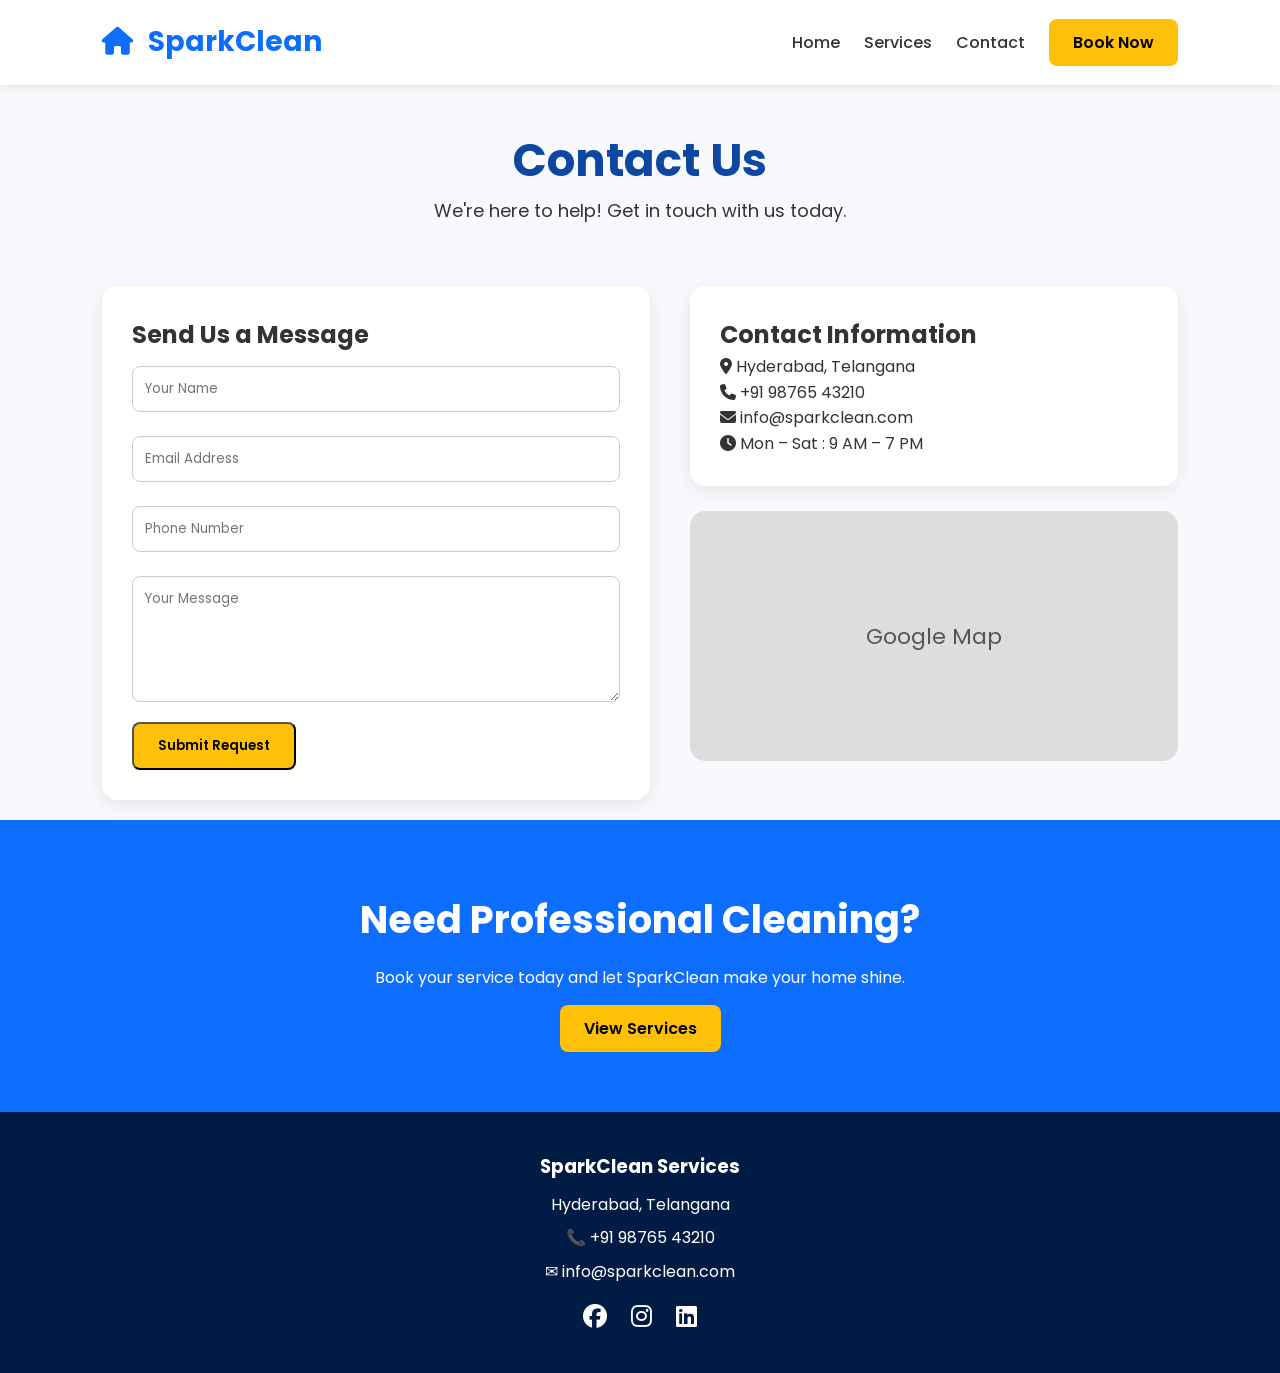
<file: contact.html>
<!DOCTYPE html>
<html lang="en">
<head>
<meta charset="UTF-8">
<meta name="viewport" content="width=device-width, initial-scale=1.0">
<title>Contact Us | SparkClean Services</title>

<link rel="stylesheet" href="style.css">

<link rel="preconnect" href="https://fonts.googleapis.com">
<link href="https://fonts.googleapis.com/css2?family=Poppins:wght@300;400;500;600;700&display=swap" rel="stylesheet">

<link rel="stylesheet" href="https://cdnjs.cloudflare.com/ajax/libs/font-awesome/6.5.2/css/all.min.css">
</head>

<body>

<header>

<div class="logo">
<i class="fa-solid fa-house"></i> SparkClean
</div>

<nav>
<a href="index.html">Home</a>
<a href="services.html">Services</a>
<a href="contact.html">Contact</a>
<a href="contact.html" class="btn">Book Now</a>
</nav>

</header>

<section class="contact">

<h1 style="text-align:center;font-size:45px;color:#0d47a1;margin-top:40px;">
Contact Us
</h1>

<p style="text-align:center;font-size:18px;margin-bottom:40px;">
We're here to help! Get in touch with us today.
</p>

<div style="display:flex;flex-wrap:wrap;gap:40px;justify-content:center;padding:20px 8%;">

<!-- Contact Form -->
<div style="flex:1;min-width:320px;background:#fff;padding:30px;border-radius:15px;box-shadow:0 5px 20px rgba(0,0,0,.08);">

<h2>Send Us a Message</h2>

<form>

<input
type="text"
id="name"
placeholder="Your Name"
required
style="width:100%;padding:12px;margin:12px 0;border:1px solid #ccc;border-radius:8px;">

<input
type="email"
id="email"
placeholder="Email Address"
required
style="width:100%;padding:12px;margin:12px 0;border:1px solid #ccc;border-radius:8px;">

<input
type="tel"
id="phone"
placeholder="Phone Number"
required
style="width:100%;padding:12px;margin:12px 0;border:1px solid #ccc;border-radius:8px;">

<textarea
id="message"
rows="5"
placeholder="Your Message"
required
style="width:100%;padding:12px;margin:12px 0;border:1px solid #ccc;border-radius:8px;"></textarea>

<button class="btn" type="submit">Submit Request</button>

</form>

</div>

<!-- Contact Information -->
<div style="flex:1;min-width:320px;">

<div style="background:#fff;padding:30px;border-radius:15px;box-shadow:0 5px 20px rgba(0,0,0,.08);margin-bottom:25px;">

<h2>Contact Information</h2>

<p><i class="fa-solid fa-location-dot"></i> Hyderabad, Telangana</p>

<p><i class="fa-solid fa-phone"></i> +91 98765 43210</p>

<p><i class="fa-solid fa-envelope"></i> info@sparkclean.com</p>

<p><i class="fa-solid fa-clock"></i> Mon – Sat : 9 AM – 7 PM</p>

</div>

<div style="background:#ddd;height:250px;border-radius:15px;display:flex;justify-content:center;align-items:center;font-size:22px;color:#555;">

Google Map

</div>

</div>

</div>

</section>

<section class="cta">

<h2>Need Professional Cleaning?</h2>

<p>Book your service today and let SparkClean make your home shine.</p>

<a href="services.html" class="btn">View Services</a>

</section>

<footer>

<h3>SparkClean Services</h3>

<p>Hyderabad, Telangana</p>

<p>📞 +91 98765 43210</p>

<p>✉ info@sparkclean.com</p>

<div class="social">

<i class="fab fa-facebook"></i>

<i class="fab fa-instagram"></i>

<i class="fab fa-linkedin"></i>

</div>

</footer>

<script src="script.js"></script>

</body>
</html>
</file>
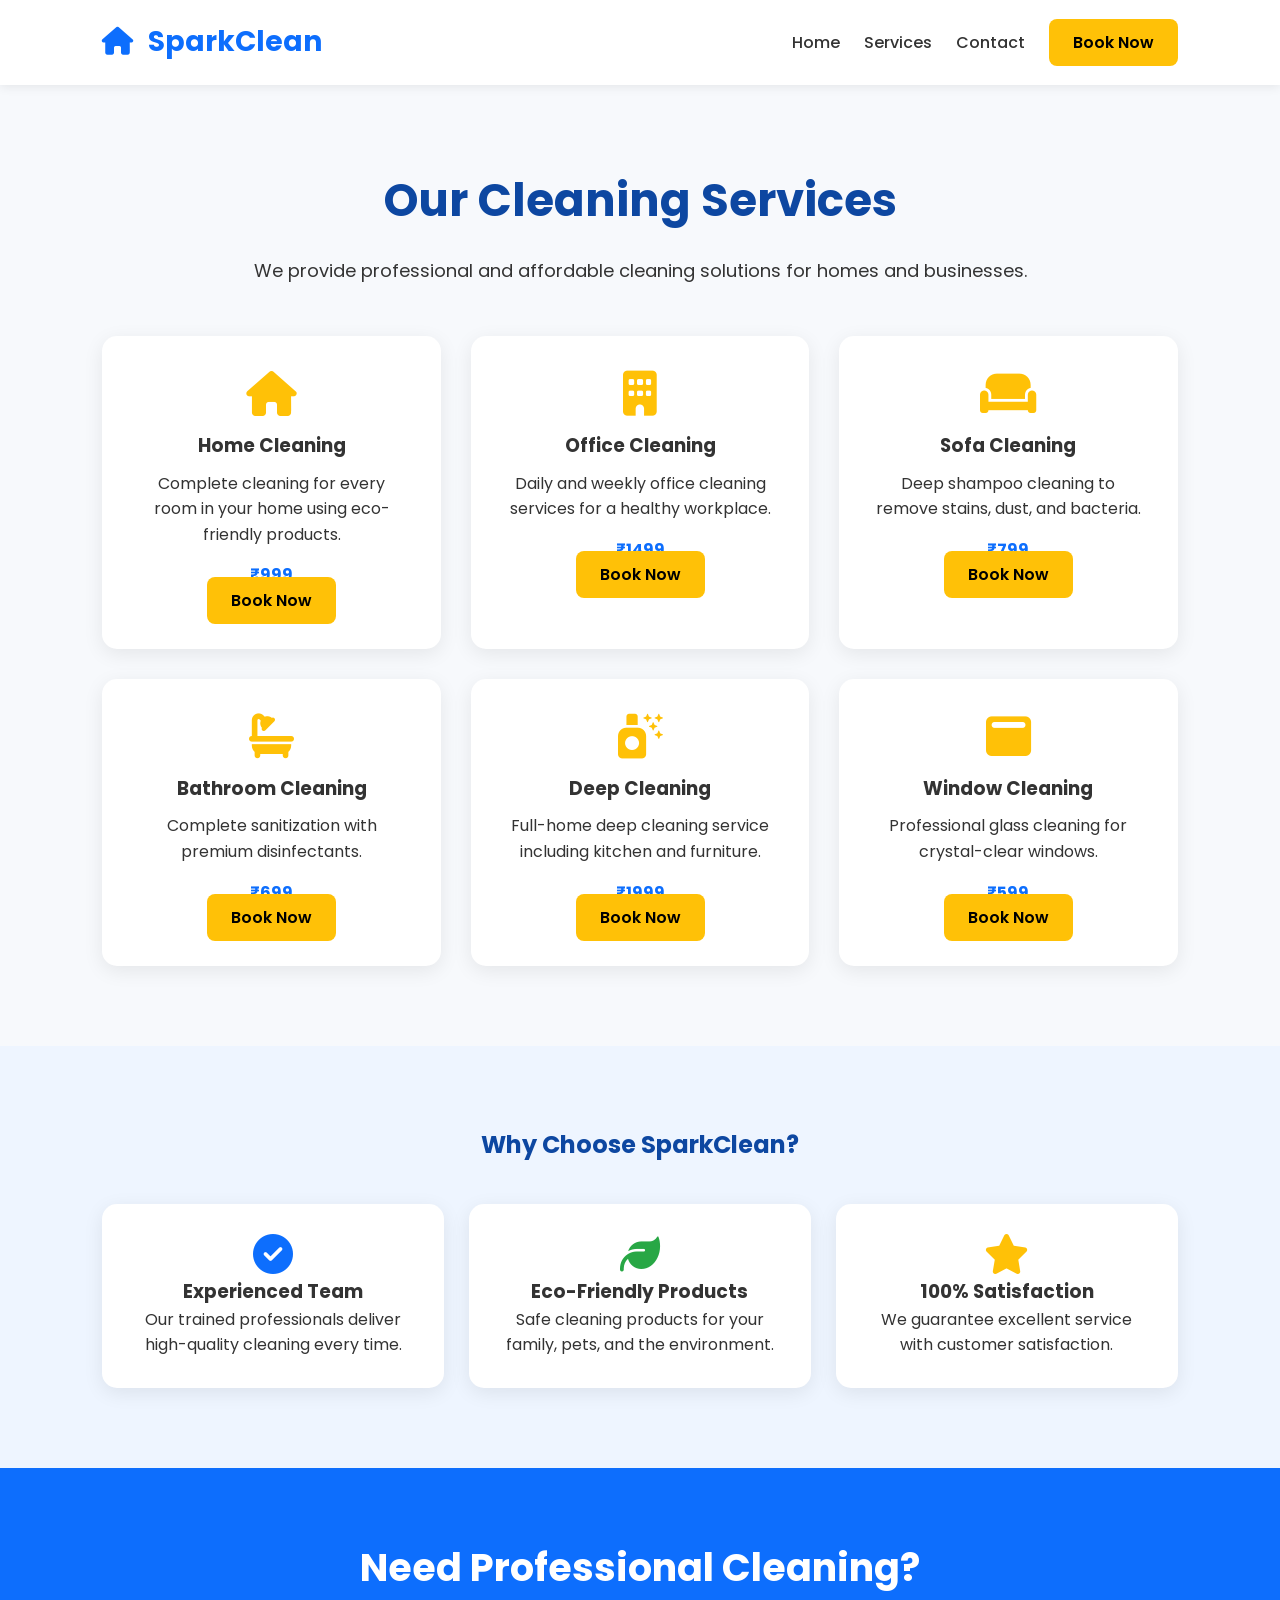
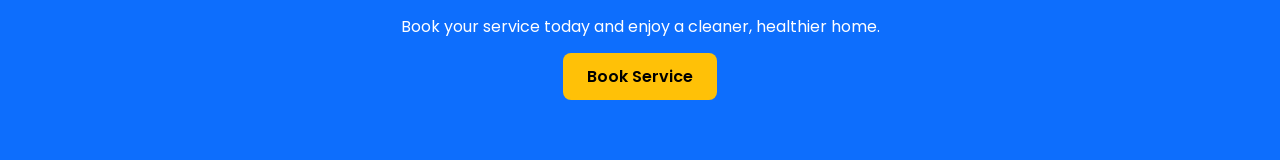
<file: services.html>
<!DOCTYPE html>
<html lang="en">
<head>
<meta charset="UTF-8">
<meta name="viewport" content="width=device-width, initial-scale=1.0">
<title>Our Services | SparkClean Services</title>

<link rel="stylesheet" href="style.css">

<link rel="preconnect" href="https://fonts.googleapis.com">
<link href="https://fonts.googleapis.com/css2?family=Poppins:wght@300;400;500;600;700&display=swap" rel="stylesheet">

<link rel="stylesheet" href="https://cdnjs.cloudflare.com/ajax/libs/font-awesome/6.5.2/css/all.min.css">

</head>

<body>

<header>

<div class="logo">
<i class="fa-solid fa-house"></i>
SparkClean
</div>

<nav>
<a href="index.html">Home</a>
<a href="services.html">Services</a>
<a href="contact.html">Contact</a>
<a href="contact.html" class="btn">Book Now</a>
</nav>

</header>

<section class="services">

<h1 style="text-align:center;color:#0d47a1;font-size:45px;margin-bottom:20px;">
Our Cleaning Services
</h1>

<p style="text-align:center;font-size:18px;margin-bottom:50px;">
We provide professional and affordable cleaning solutions for homes and businesses.
</p>

<div class="service-container">

<div class="service-card">
<i class="fa-solid fa-house"></i>
<h3>Home Cleaning</h3>
<p>Complete cleaning for every room in your home using eco-friendly products.</p>
<h4 style="color:#0d6efd;margin-top:15px;">₹999</h4>
<a href="contact.html" class="btn">Book Now</a>
</div>

<div class="service-card">
<i class="fa-solid fa-building"></i>
<h3>Office Cleaning</h3>
<p>Daily and weekly office cleaning services for a healthy workplace.</p>
<h4 style="color:#0d6efd;margin-top:15px;">₹1499</h4>
<a href="contact.html" class="btn">Book Now</a>
</div>

<div class="service-card">
<i class="fa-solid fa-couch"></i>
<h3>Sofa Cleaning</h3>
<p>Deep shampoo cleaning to remove stains, dust, and bacteria.</p>
<h4 style="color:#0d6efd;margin-top:15px;">₹799</h4>
<a href="contact.html" class="btn">Book Now</a>
</div>

<div class="service-card">
<i class="fa-solid fa-bath"></i>
<h3>Bathroom Cleaning</h3>
<p>Complete sanitization with premium disinfectants.</p>
<h4 style="color:#0d6efd;margin-top:15px;">₹699</h4>
<a href="contact.html" class="btn">Book Now</a>
</div>

<div class="service-card">
<i class="fa-solid fa-spray-can-sparkles"></i>
<h3>Deep Cleaning</h3>
<p>Full-home deep cleaning service including kitchen and furniture.</p>
<h4 style="color:#0d6efd;margin-top:15px;">₹1999</h4>
<a href="contact.html" class="btn">Book Now</a>
</div>

<div class="service-card">
<i class="fa-solid fa-window-maximize"></i>
<h3>Window Cleaning</h3>
<p>Professional glass cleaning for crystal-clear windows.</p>
<h4 style="color:#0d6efd;margin-top:15px;">₹599</h4>
<a href="contact.html" class="btn">Book Now</a>
</div>

</div>

</section>

<section class="testimonial">

<h2>Why Choose SparkClean?</h2>

<div class="review-box">

<div class="review">
<i class="fa-solid fa-check-circle" style="font-size:40px;color:#0d6efd;"></i>
<h3>Experienced Team</h3>
<p>Our trained professionals deliver high-quality cleaning every time.</p>
</div>

<div class="review">
<i class="fa-solid fa-leaf" style="font-size:40px;color:#28a745;"></i>
<h3>Eco-Friendly Products</h3>
<p>Safe cleaning products for your family, pets, and the environment.</p>
</div>

<div class="review">
<i class="fa-solid fa-star" style="font-size:40px;color:#ffc107;"></i>
<h3>100% Satisfaction</h3>
<p>We guarantee excellent service with customer satisfaction.</p>
</div>

</div>

</section>

<section class="cta">

<h2>Need Professional Cleaning?</h2>

<p>Book your service today and enjoy a cleaner, healthier home.</p>

<a href="contact.html" class="btn">Book Service</a>

</section>

<footer
</file>
<file: style.css>
/* Google Font */
*{
    margin:0;
    padding:0;
    box-sizing:border-box;
    font-family:'Poppins',sans-serif;
}

body{
    background:#f7f9fc;
    color:#333;
    line-height:1.6;
}

/* Header */
header{
    display:flex;
    justify-content:space-between;
    align-items:center;
    padding:20px 8%;
    background:#fff;
    box-shadow:0 2px 10px rgba(0,0,0,.08);
    position:sticky;
    top:0;
    z-index:1000;
}

.logo{
    font-size:28px;
    font-weight:700;
    color:#0d6efd;
}

.logo i{
    margin-right:8px;
}

nav a{
    text-decoration:none;
    color:#333;
    margin-left:20px;
    font-weight:500;
    transition:.3s;
}

nav a:hover{
    color:#0d6efd;
}

.btn{
    background:#ffc107;
    color:#000;
    padding:12px 24px;
    border-radius:8px;
    text-decoration:none;
    font-weight:600;
    transition:.3s;
}

.btn:hover{
    background:#0d6efd;
    color:#fff;
}

/* Hero */
.hero{
    display:flex;
    justify-content:space-between;
    align-items:center;
    padding:80px 8%;
    gap:50px;
    flex-wrap:wrap;
}

.hero-text{
    flex:1;
}

.hero-text h1{
    font-size:52px;
    color:#0d47a1;
    margin-bottom:20px;
}

.hero-text p{
    font-size:18px;
    margin-bottom:30px;
}

.hero-image{
    flex:1;
    text-align:center;
}

.hero-image img{
    width:100%;
    max-width:500px;
    border-radius:20px;
    box-shadow:0 15px 30px rgba(0,0,0,.2);
}

/* Features */
.features{
    display:grid;
    grid-template-columns:repeat(auto-fit,minmax(220px,1fr));
    gap:25px;
    padding:60px 8%;
}

.card{
    background:#fff;
    padding:30px;
    text-align:center;
    border-radius:15px;
    box-shadow:0 5px 20px rgba(0,0,0,.08);
    transition:.3s;
}

.card:hover{
    transform:translateY(-10px);
}

.card i{
    font-size:40px;
    color:#0d6efd;
    margin-bottom:15px;
}

/* Services */
.services{
    padding:80px 8%;
    text-align:center;
}

.services h2{
    font-size:38px;
    color:#0d47a1;
    margin-bottom:40px;
}

.service-container{
    display:grid;
    grid-template-columns:repeat(auto-fit,minmax(250px,1fr));
    gap:30px;
}

.service-card{
    background:#fff;
    padding:35px;
    border-radius:15px;
    box-shadow:0 5px 20px rgba(0,0,0,.08);
    transition:.3s;
}

.service-card:hover{
    transform:translateY(-10px);
}

.service-card i{
    font-size:45px;
    color:#ffc107;
    margin-bottom:15px;
}

.service-card h3{
    margin-bottom:10px;
}

/* Testimonials */
.testimonial{
    background:#eef5ff;
    padding:80px 8%;
    text-align:center;
}

.testimonial h2{
    color:#0d47a1;
    margin-bottom:40px;
}

.review-box{
    display:grid;
    grid-template-columns:repeat(auto-fit,minmax(280px,1fr));
    gap:25px;
}

.review{
    background:#fff;
    padding:30px;
    border-radius:15px;
    box-shadow:0 5px 20px rgba(0,0,0,.08);
}

/* CTA */
.cta{
    background:#0d6efd;
    color:#fff;
    text-align:center;
    padding:70px 20px;
}

.cta h2{
    font-size:38px;
    margin-bottom:15px;
}

.cta p{
    margin-bottom:25px;
}

/* Footer */
footer{
    background:#001b44;
    color:#fff;
    text-align:center;
    padding:40px 20px;
}

footer h3{
    margin-bottom:10px;
}

footer p{
    margin:8px 0;
}

.social{
    margin-top:20px;
}

.social i{
    font-size:24px;
    margin:0 10px;
    cursor:pointer;
    transition:.3s;
}

.social i:hover{
    color:#ffc107;
}

/* Responsive */
@media(max-width:768px){

header{
    flex-direction:column;
}

nav{
    margin-top:15px;
}

.hero{
    flex-direction:column;
    text-align:center;
}

.hero-text h1{
    font-size:38px;
}

}
</file>
